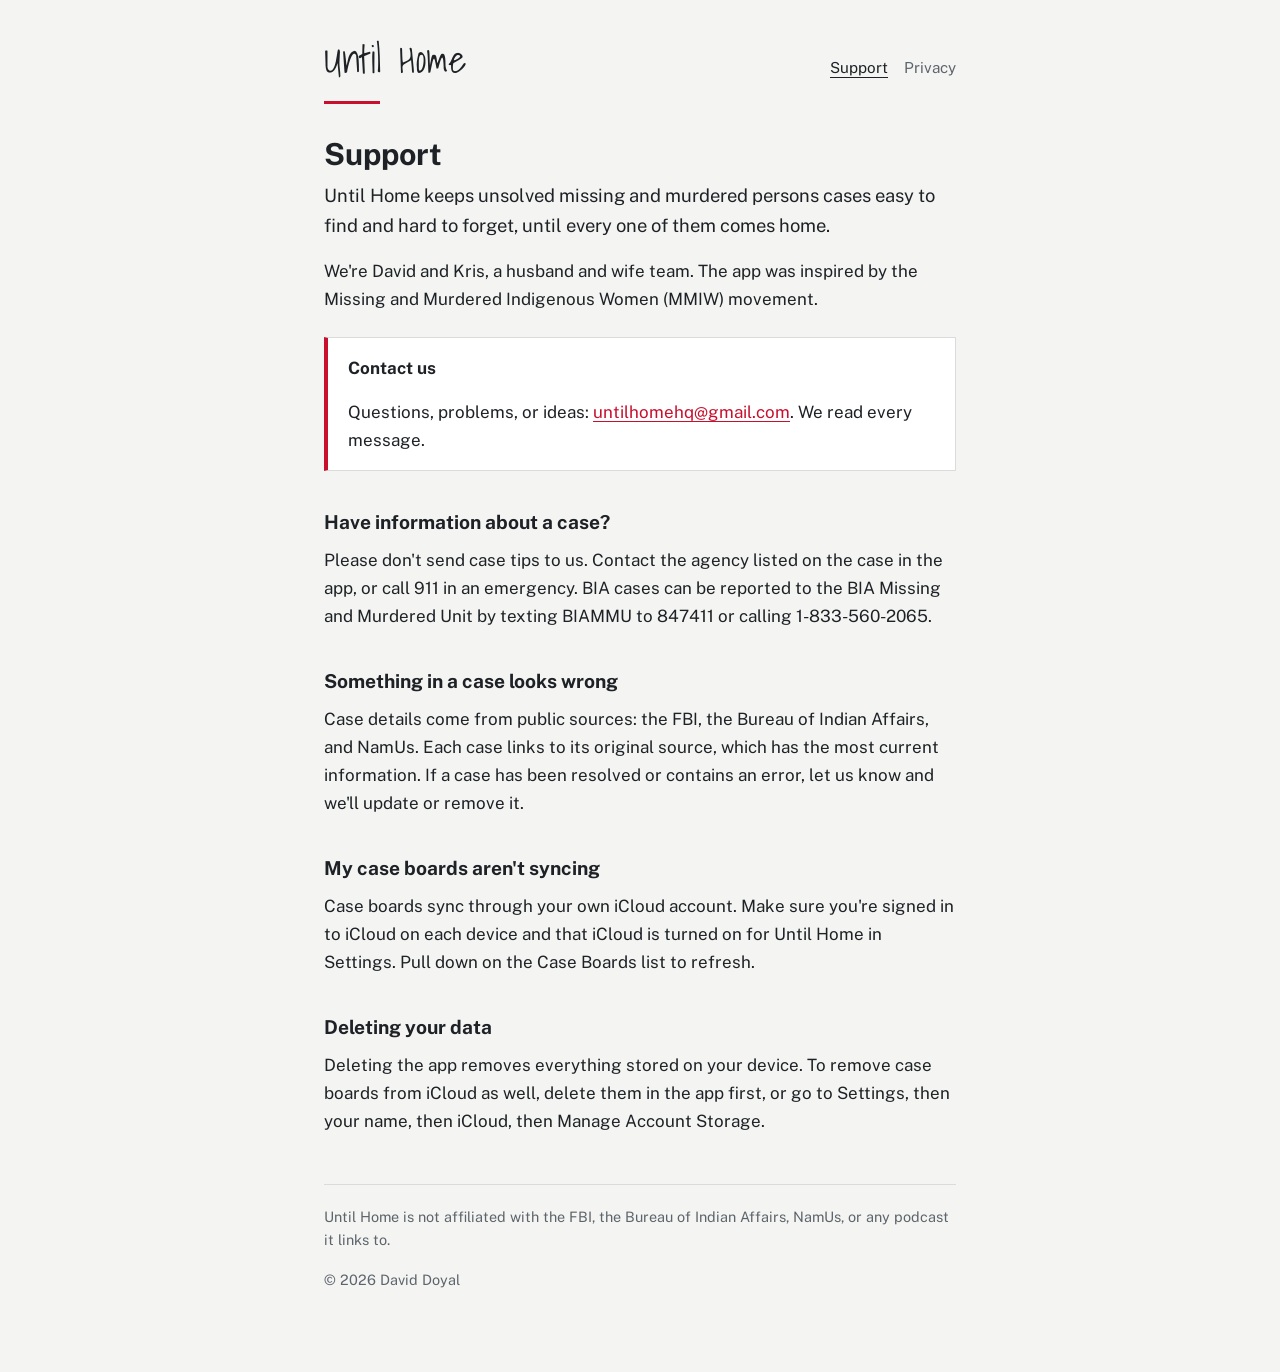
<file: index.html>
<!doctype html>
<html lang="en">
<head>
<meta charset="utf-8">
<meta name="viewport" content="width=device-width, initial-scale=1">
<title>Until Home — Support</title>
<meta name="description" content="Support for Until Home, an iPhone and iPad app that keeps unsolved missing and murdered persons cases easy to find.">
<link rel="preconnect" href="https://fonts.googleapis.com">
<link rel="preconnect" href="https://fonts.gstatic.com" crossorigin>
<link href="https://fonts.googleapis.com/css2?family=Public+Sans:wght@400;700&family=Shadows+Into+Light&display=swap" rel="stylesheet">
<link rel="stylesheet" href="style.css">
</head>
<body>
<div class="wrap">
  <header class="site">
    <a class="brand" href="index.html">Until Home</a>
    <nav><a href="index.html" aria-current="page">Support</a><a href="privacy.html">Privacy</a></nav>
  </header>
  <hr class="rule">

  <h1>Support</h1>
  <p class="lede">Until Home keeps unsolved missing and murdered persons cases easy to find and hard to forget, until every one of them comes home.</p>
  <p>We're David and Kris, a husband and wife team. The app was inspired by the Missing and Murdered Indigenous Women (MMIW) movement.</p>

  <div class="contact">
    <p><strong>Contact us</strong></p>
    <p>Questions, problems, or ideas: <a href="mailto:untilhomehq@gmail.com">untilhomehq@gmail.com</a>. We read every message.</p>
  </div>

  <h2>Have information about a case?</h2>
  <p>Please don't send case tips to us. Contact the agency listed on the case in the app, or call 911 in an emergency. BIA cases can be reported to the BIA Missing and Murdered Unit by texting BIAMMU to 847411 or calling 1-833-560-2065.</p>

  <h2>Something in a case looks wrong</h2>
  <p>Case details come from public sources: the FBI, the Bureau of Indian Affairs, and NamUs. Each case links to its original source, which has the most current information. If a case has been resolved or contains an error, let us know and we'll update or remove it.</p>

  <h2>My case boards aren't syncing</h2>
  <p>Case boards sync through your own iCloud account. Make sure you're signed in to iCloud on each device and that iCloud is turned on for Until Home in Settings. Pull down on the Case Boards list to refresh.</p>

  <h2>Deleting your data</h2>
  <p>Deleting the app removes everything stored on your device. To remove case boards from iCloud as well, delete them in the app first, or go to Settings, then your name, then iCloud, then Manage Account Storage.</p>

  <footer>
    <p>Until Home is not affiliated with the FBI, the Bureau of Indian Affairs, NamUs, or any podcast it links to.</p>
    <p>&copy; 2026 David Doyal</p>
  </footer>
</div>
</body>
</html>
</file>
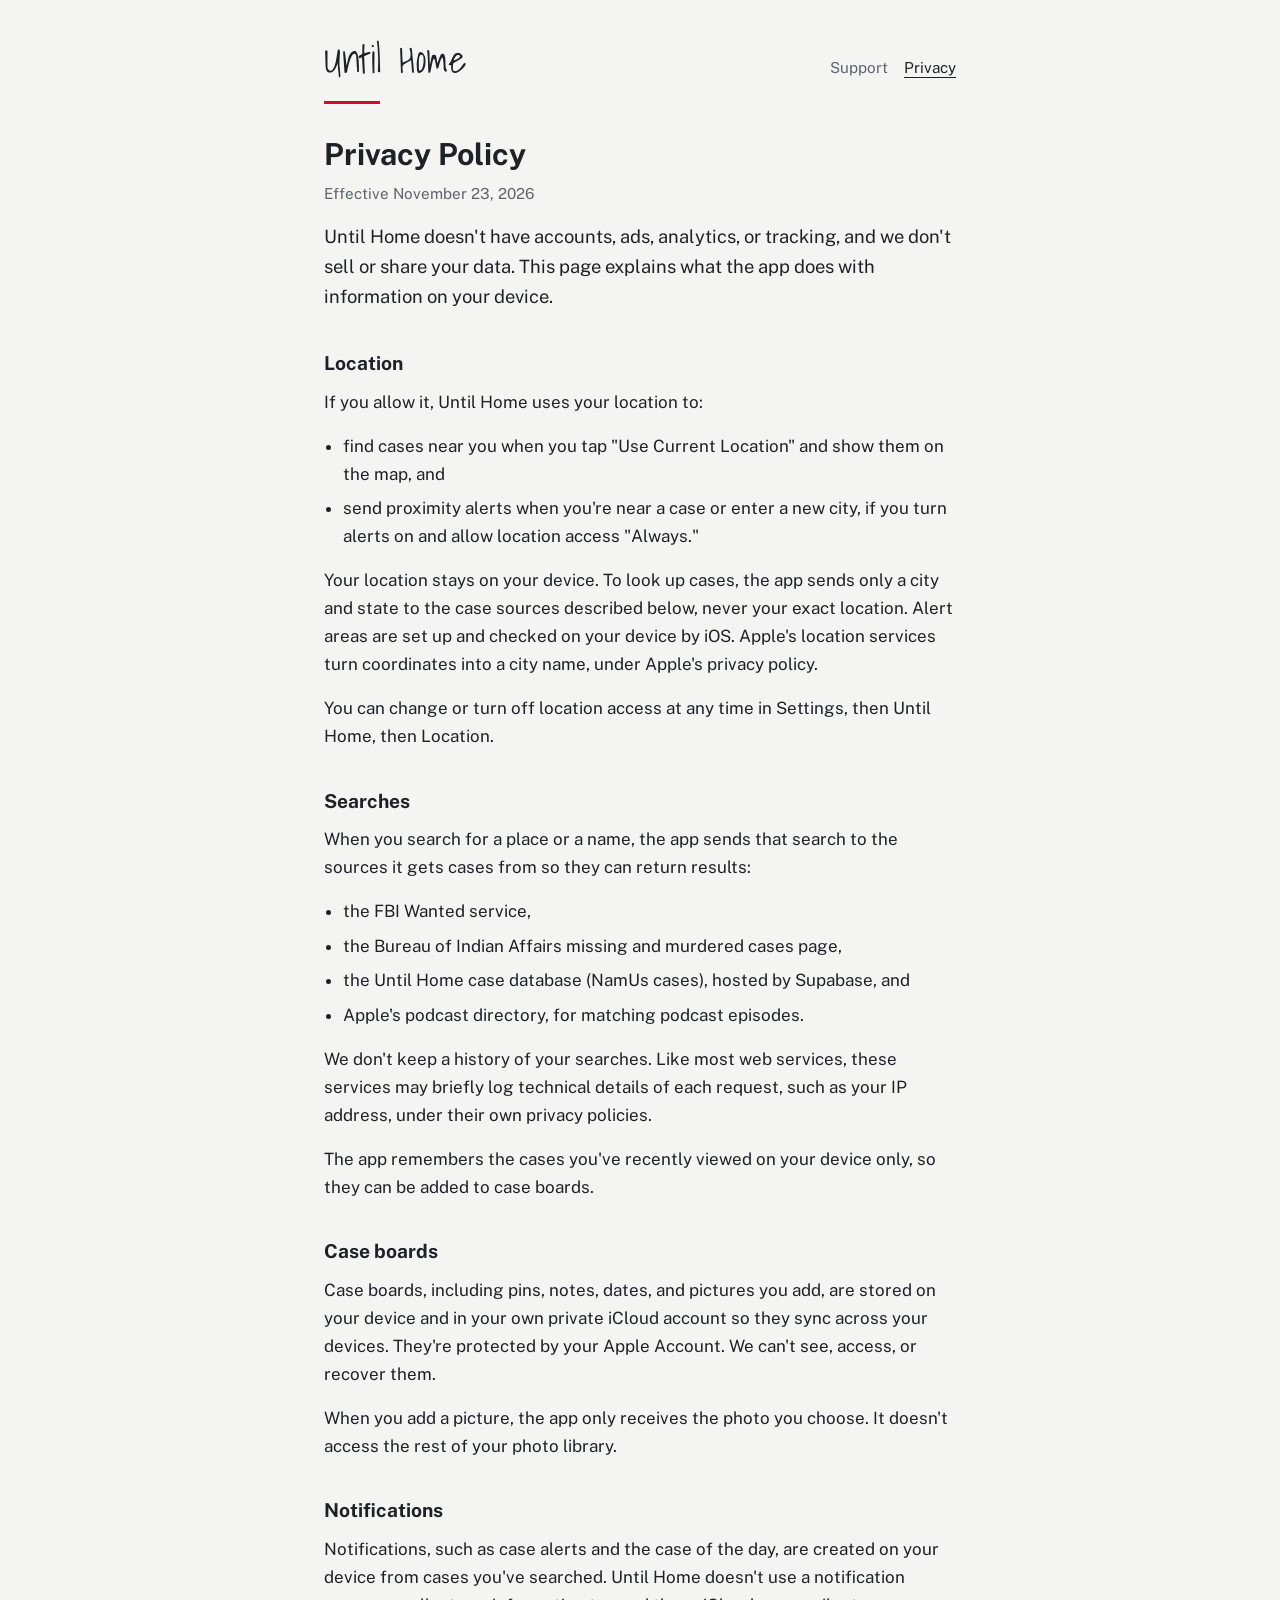
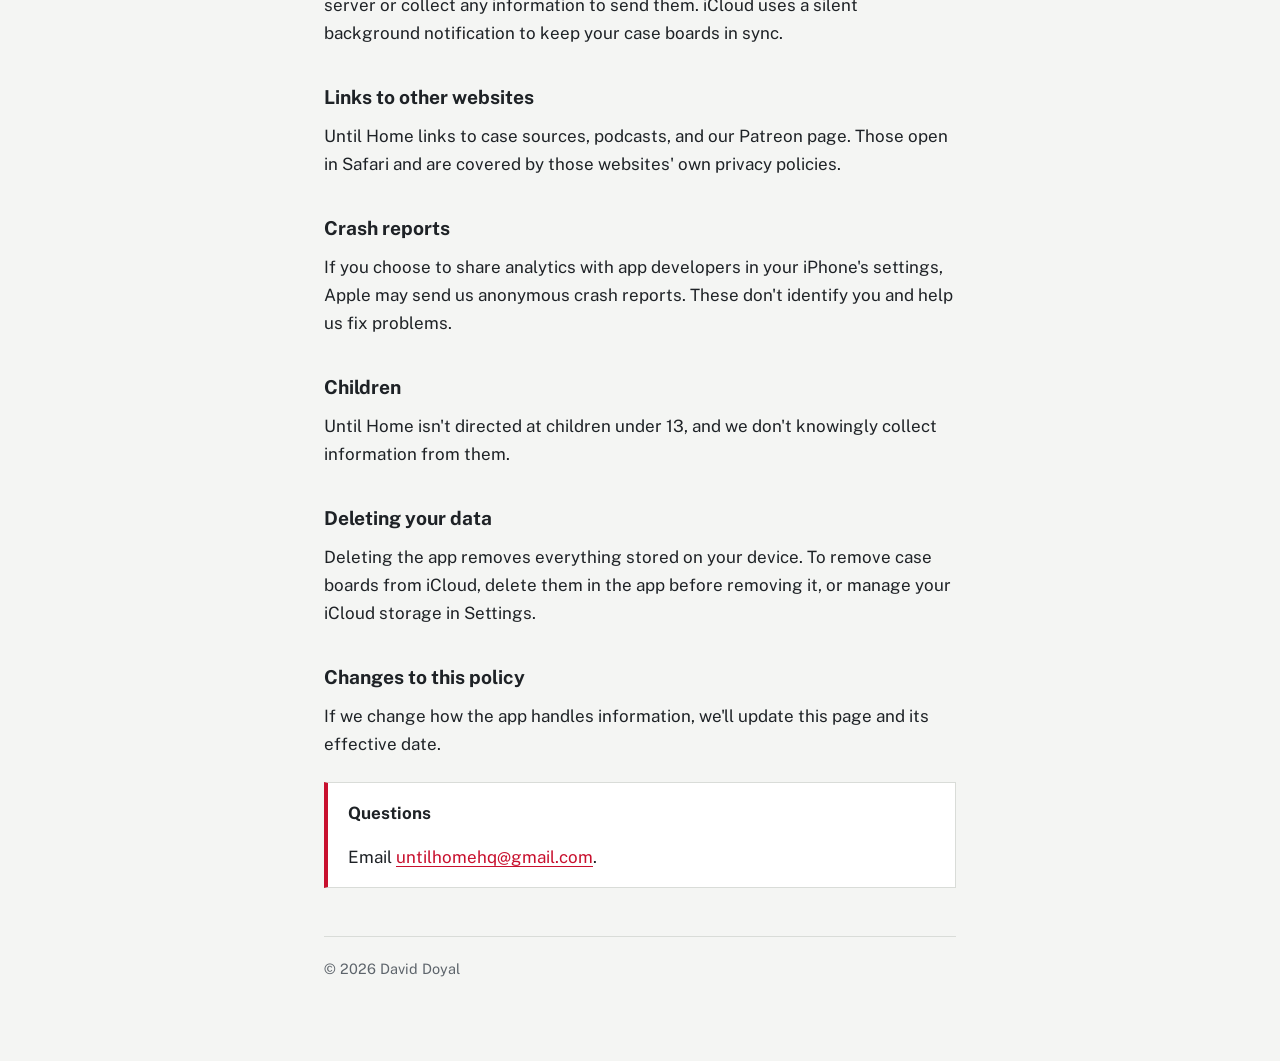
<file: privacy.html>
<!doctype html>
<html lang="en">
<head>
<meta charset="utf-8">
<meta name="viewport" content="width=device-width, initial-scale=1">
<title>Until Home — Privacy Policy</title>
<meta name="description" content="Privacy policy for the Until Home app.">
<link rel="preconnect" href="https://fonts.googleapis.com">
<link rel="preconnect" href="https://fonts.gstatic.com" crossorigin>
<link href="https://fonts.googleapis.com/css2?family=Public+Sans:wght@400;700&family=Shadows+Into+Light&display=swap" rel="stylesheet">
<link rel="stylesheet" href="style.css">
</head>
<body>
<div class="wrap">
  <header class="site">
    <a class="brand" href="index.html">Until Home</a>
    <nav><a href="index.html">Support</a><a href="privacy.html" aria-current="page">Privacy</a></nav>
  </header>
  <hr class="rule">

  <h1>Privacy Policy</h1>
  <p class="meta">Effective November 23, 2026</p>

  <p class="lede">Until Home doesn't have accounts, ads, analytics, or tracking, and we don't sell or share your data. This page explains what the app does with information on your device.</p>

  <h2>Location</h2>
  <p>If you allow it, Until Home uses your location to:</p>
  <ul>
    <li>find cases near you when you tap "Use Current Location" and show them on the map, and</li>
    <li>send proximity alerts when you're near a case or enter a new city, if you turn alerts on and allow location access "Always."</li>
  </ul>
  <p>Your location stays on your device. To look up cases, the app sends only a city and state to the case sources described below, never your exact location. Alert areas are set up and checked on your device by iOS. Apple's location services turn coordinates into a city name, under Apple's privacy policy.</p>
  <p>You can change or turn off location access at any time in Settings, then Until Home, then Location.</p>

  <h2>Searches</h2>
  <p>When you search for a place or a name, the app sends that search to the sources it gets cases from so they can return results:</p>
  <ul>
    <li>the FBI Wanted service,</li>
    <li>the Bureau of Indian Affairs missing and murdered cases page,</li>
    <li>the Until Home case database (NamUs cases), hosted by Supabase, and</li>
    <li>Apple's podcast directory, for matching podcast episodes.</li>
  </ul>
  <p>We don't keep a history of your searches. Like most web services, these services may briefly log technical details of each request, such as your IP address, under their own privacy policies.</p>
  <p>The app remembers the cases you've recently viewed on your device only, so they can be added to case boards.</p>

  <h2>Case boards</h2>
  <p>Case boards, including pins, notes, dates, and pictures you add, are stored on your device and in your own private iCloud account so they sync across your devices. They're protected by your Apple Account. We can't see, access, or recover them.</p>
  <p>When you add a picture, the app only receives the photo you choose. It doesn't access the rest of your photo library.</p>

  <h2>Notifications</h2>
  <p>Notifications, such as case alerts and the case of the day, are created on your device from cases you've searched. Until Home doesn't use a notification server or collect any information to send them. iCloud uses a silent background notification to keep your case boards in sync.</p>

  <h2>Links to other websites</h2>
  <p>Until Home links to case sources, podcasts, and our Patreon page. Those open in Safari and are covered by those websites' own privacy policies.</p>

  <h2>Crash reports</h2>
  <p>If you choose to share analytics with app developers in your iPhone's settings, Apple may send us anonymous crash reports. These don't identify you and help us fix problems.</p>

  <h2>Children</h2>
  <p>Until Home isn't directed at children under 13, and we don't knowingly collect information from them.</p>

  <h2>Deleting your data</h2>
  <p>Deleting the app removes everything stored on your device. To remove case boards from iCloud, delete them in the app before removing it, or manage your iCloud storage in Settings.</p>

  <h2>Changes to this policy</h2>
  <p>If we change how the app handles information, we'll update this page and its effective date.</p>

  <div class="contact">
    <p><strong>Questions</strong></p>
    <p>Email <a href="mailto:untilhomehq@gmail.com">untilhomehq@gmail.com</a>.</p>
  </div>

  <footer>
    <p>&copy; 2026 David Doyal</p>
  </footer>
</div>
</body>
</html>
</file>
<file: style.css>
:root {
  --paper: #f4f5f3;
  --ink: #1e2226;
  --muted: #5d646b;
  --rule: #d9dcd8;
  --red: #c8102e;
  --card: #ffffff;
  color-scheme: light dark;
}
@media (prefers-color-scheme: dark) {
  :root {
    --paper: #15171a;
    --ink: #e8eaec;
    --muted: #a2a9b0;
    --rule: #2c3035;
    --red: #ff5a6e;
    --card: #1c1f23;
  }
}
* { box-sizing: border-box; }
html { -webkit-text-size-adjust: 100%; }
body {
  margin: 0;
  background: var(--paper);
  color: var(--ink);
  font-family: "Public Sans", -apple-system, BlinkMacSystemFont, "Segoe UI", Roboto, sans-serif;
  font-size: 17px;
  line-height: 1.65;
}
.wrap { max-width: 42rem; margin: 0 auto; padding: 2.5rem 1.25rem 4rem; }
header.site { display: flex; align-items: baseline; justify-content: space-between; gap: 1rem; flex-wrap: wrap; }
.brand {
  font-family: "Shadows Into Light", "Marker Felt", cursive;
  font-size: 2.4rem;
  line-height: 1;
  color: var(--ink);
  text-decoration: none;
  letter-spacing: 0.5px;
}
nav a { color: var(--muted); text-decoration: none; margin-left: 1rem; font-size: 0.95rem; }
nav a:hover, nav a[aria-current="page"] { color: var(--ink); text-decoration: underline; text-underline-offset: 4px; }
.rule { height: 3px; background: var(--red); width: 3.5rem; margin: 1.25rem 0 2rem; border: 0; }
h1 { font-size: 1.9rem; line-height: 1.2; margin: 0 0 0.5rem; font-weight: 700; }
h2 { font-size: 1.2rem; margin: 2.2rem 0 0.5rem; font-weight: 700; }
p, ul { margin: 0 0 1rem; }
ul { padding-left: 1.2rem; }
li { margin-bottom: 0.4rem; }
.lede { font-size: 1.15rem; color: var(--ink); }
.meta { color: var(--muted); font-size: 0.95rem; }
a { color: var(--red); text-underline-offset: 3px; }
a:focus-visible { outline: 2px solid var(--red); outline-offset: 3px; border-radius: 2px; }
.contact {
  background: var(--card);
  border: 1px solid var(--rule);
  border-left: 4px solid var(--red);
  padding: 1rem 1.25rem;
  margin: 1.5rem 0;
}
.contact p:last-child { margin-bottom: 0; }
footer { margin-top: 3rem; padding-top: 1.25rem; border-top: 1px solid var(--rule); color: var(--muted); font-size: 0.9rem; }
</file>
